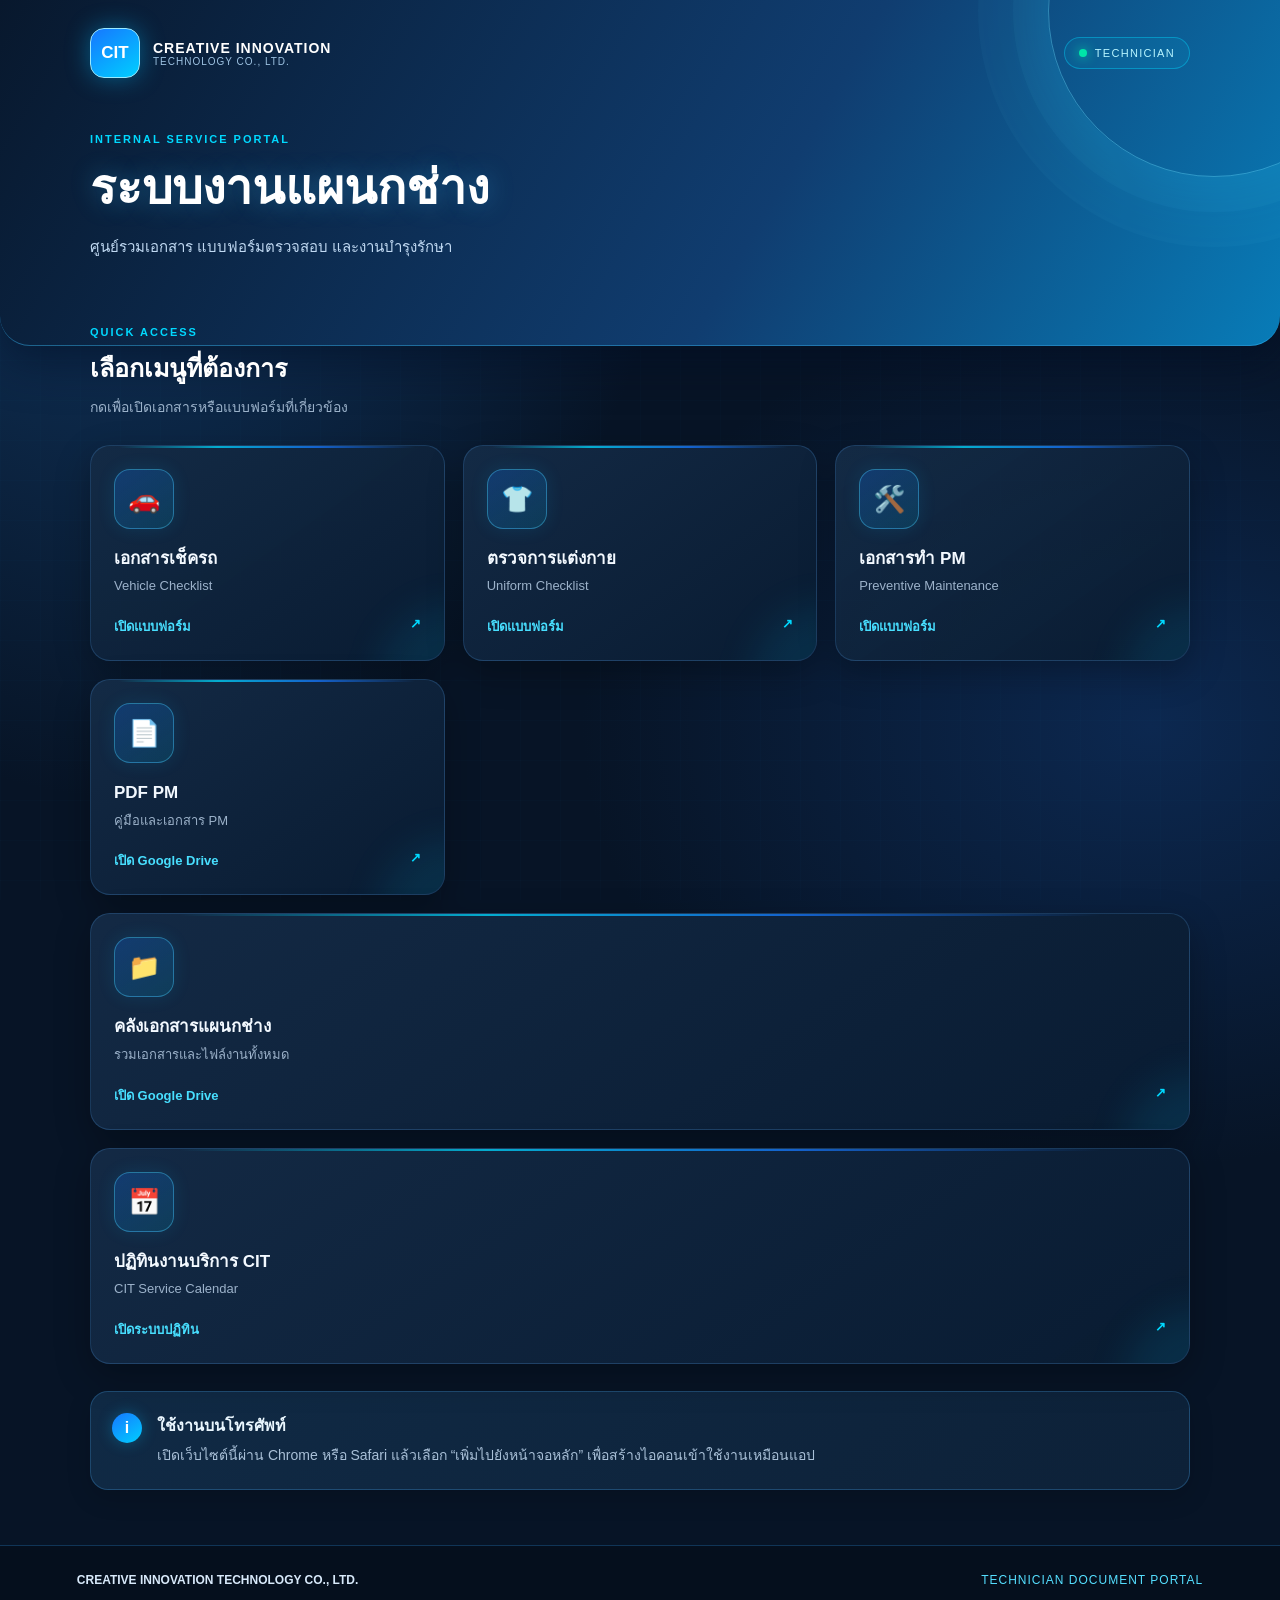
<file: index.html>
<!doctype html>
<html lang="th">
<head>
  <meta charset="utf-8">
  <meta name="viewport" content="width=device-width, initial-scale=1">
  <meta name="theme-color" content="#153d35">
  <meta name="description" content="ระบบเอกสารและตรวจสอบการปฏิบัติงานแผนกช่าง">
  <title>แผนกช่าง | CIT</title>
  <link rel="manifest" href="./manifest.webmanifest">
  <link rel="icon" href="./assets/icon-192.png">
  <link rel="apple-touch-icon" href="./assets/icon-192.png">
  <link rel="stylesheet" href="./style.css">
</head>
<body>
  <header class="hero">
    <div class="topline">
      <div class="brand">
        <div class="brand-mark" aria-label="CIT logo placeholder">CIT</div>
        <div><div class="brand-name">CREATIVE INNOVATION</div><div class="brand-sub">TECHNOLOGY CO., LTD.</div></div>
      </div>
      <span class="status"><i></i> TECHNICIAN</span>
    </div>
    <div class="hero-copy">
      <p class="eyebrow">INTERNAL SERVICE PORTAL</p>
      <h1>ระบบงานแผนกช่าง</h1>
      <p>ศูนย์รวมเอกสาร แบบฟอร์มตรวจสอบ และงานบำรุงรักษา</p>
    </div>
  </header>

  <main class="container">
    <section class="welcome">
      <div><span class="section-kicker">QUICK ACCESS</span><h2>เลือกเมนูที่ต้องการ</h2><p>กดเพื่อเปิดเอกสารหรือแบบฟอร์มที่เกี่ยวข้อง</p></div>
      <button id="installBtn" class="install-btn" hidden>＋ ติดตั้งบนมือถือ</button>
    </section>

    <section class="cards" aria-label="เมนูแผนกช่าง">
      <a class="card" href="https://docs.google.com/forms/d/e/1FAIpQLSeYTGTHUg_OSxv_eNnAuDgRADi4tAqFAxuSyDA4ZqBb2209Ow/viewform?usp=sharing&ouid=112341327912278868101" target="_blank" rel="noopener">
        <span class="icon icon-green">🚗</span><span class="card-title">เอกสารเช็ครถ</span><span class="card-desc">Vehicle Checklist</span><span class="card-foot">เปิดแบบฟอร์ม <b>↗</b></span>
      </a>

      <a class="card" href="https://docs.google.com/forms/d/e/1FAIpQLScoQ-vYuujusargwWVnCnw8kDaeKRem4leYNa9PkT_YniNaTA/viewform?usp=sharing&ouid=112341327912278868101" target="_blank" rel="noopener">
        <span class="icon icon-blue">👕</span><span class="card-title">ตรวจการแต่งกาย</span><span class="card-desc">Uniform Checklist</span><span class="card-foot">เปิดแบบฟอร์ม <b>↗</b></span>
      </a>

      <a class="card" href="https://docs.google.com/forms/d/e/1FAIpQLSds7ZZmtMvBXN-AFuH0RIVGrhw3p2vGXr4zHj_ggMARlRWL5A/viewform?usp=sharing" target="_blank" rel="noopener">
        <span class="icon icon-amber">🛠️</span><span class="card-title">เอกสารทำ PM</span><span class="card-desc">Preventive Maintenance</span><span class="card-foot">เปิดแบบฟอร์ม <b>↗</b></span>
      </a>

      <a class="card" href="https://drive.google.com/drive/folders/1Iu1eX9kAYmLXPEU52ql0tqyxAZVcmRX7?usp=drive_link" target="_blank" rel="noopener">
        <span class="icon icon-red">📄</span><span class="card-title">PDF PM</span><span class="card-desc">คู่มือและเอกสาร PM</span><span class="card-foot">เปิด Google Drive <b>↗</b></span>
      </a>

      <a class="card card-wide" href="https://drive.google.com/drive/folders/1tW5T13xAnEb-y6BBX1lzD8NepqSZha9x?usp=drive_link" target="_blank" rel="noopener">
        <span class="icon icon-dark">📁</span><span class="card-title">คลังเอกสารแผนกช่าง</span><span class="card-desc">รวมเอกสารและไฟล์งานทั้งหมด</span><span class="card-foot">เปิด Google Drive <b>↗</b></span>
      </a>

      <!-- เมนูใหม่: ปฏิทินงานบริการ CIT -->
      <a class="card card-wide" href="https://cit-service-calendar.netlify.app/" target="_blank" rel="noopener">
        <span class="icon icon-blue">📅</span>
        <span class="card-title">ปฏิทินงานบริการ CIT</span>
        <span class="card-desc">CIT Service Calendar</span>
        <span class="card-foot">เปิดระบบปฏิทิน <b>↗</b></span>
      </a>
    </section>

    <section class="help">
      <div class="help-icon">i</div><div><strong>ใช้งานบนโทรศัพท์</strong><p>เปิดเว็บไซต์นี้ผ่าน Chrome หรือ Safari แล้วเลือก “เพิ่มไปยังหน้าจอหลัก” เพื่อสร้างไอคอนเข้าใช้งานเหมือนแอป</p></div>
    </section>
  </main>

  <footer><strong>CREATIVE INNOVATION TECHNOLOGY CO., LTD.</strong><span>TECHNICIAN DOCUMENT PORTAL</span></footer>
  <script>
    let deferredPrompt;
    const installBtn = document.getElementById('installBtn');
    window.addEventListener('beforeinstallprompt', (event) => {
      event.preventDefault(); deferredPrompt = event; installBtn.hidden = false;
    });
    installBtn.addEventListener('click', async () => {
      if (!deferredPrompt) return;
      deferredPrompt.prompt(); await deferredPrompt.userChoice; deferredPrompt = null; installBtn.hidden = true;
    });
    if ('serviceWorker' in navigator && location.protocol.startsWith('http')) {
      window.addEventListener('load', () => navigator.serviceWorker.register('./sw.js').catch(console.warn));
    }
  </script>
</body>
</html>
</file>
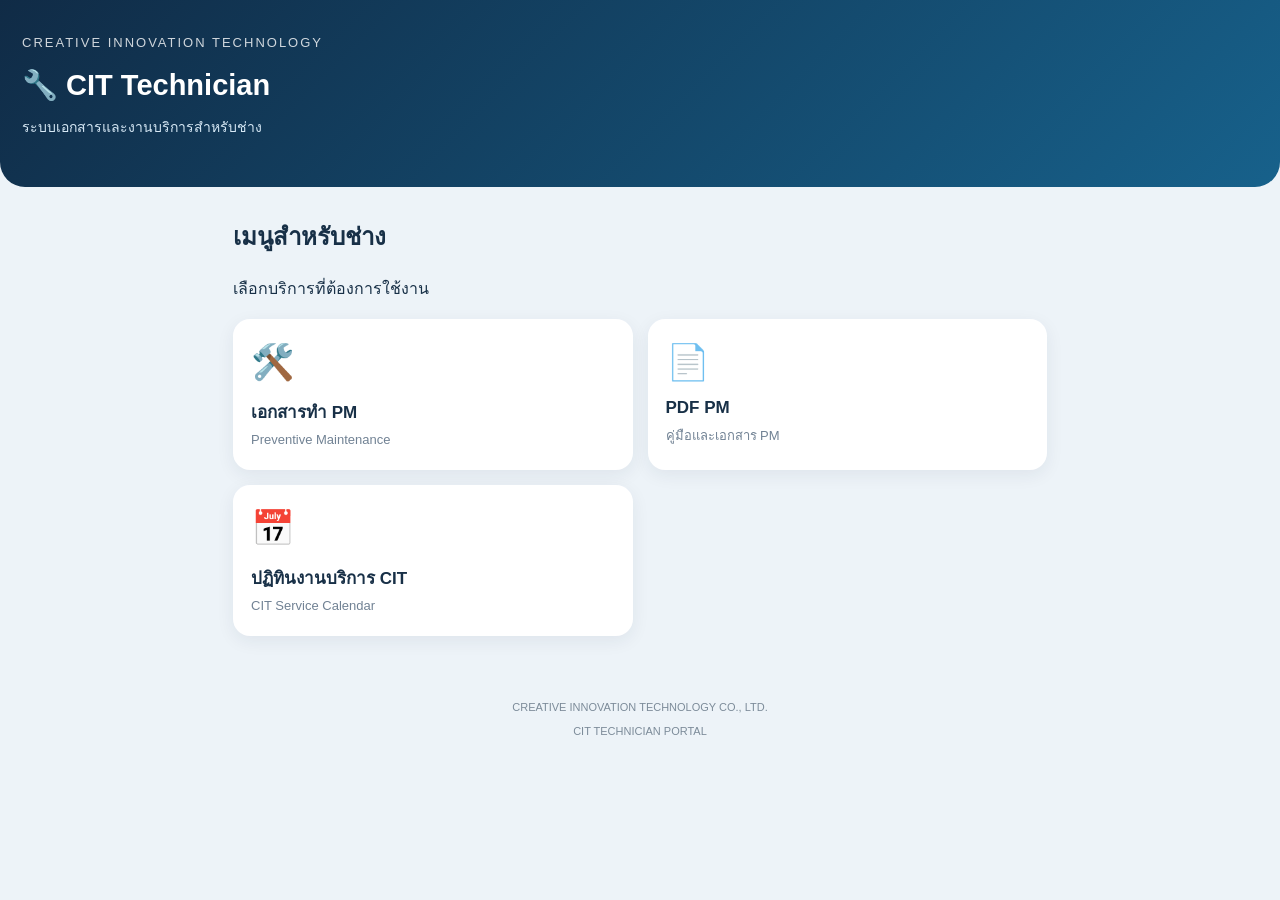
<file: technician/index.html>
<!DOCTYPE html>
<html lang="th">
<head>
<meta charset="UTF-8">
<meta name="viewport" content="width=device-width, initial-scale=1">
<meta name="theme-color" content="#102b46">
<meta name="description" content="ระบบเอกสารและงานบริการสำหรับช่าง CIT">
<title>CIT Technician</title>

<style>
* {
  box-sizing: border-box;
}

body {
  margin: 0;
  font-family: Arial, sans-serif;
  background: #edf3f8;
  color: #183047;
}

header {
  background: linear-gradient(135deg,#102b46,#17618b);
  color: white;
  padding: 35px 22px;
  border-radius: 0 0 25px 25px;
}

.brand {
  font-size: 13px;
  letter-spacing: 2px;
  opacity: .8;
}

h1 {
  margin: 18px 0 8px;
  font-size: 29px;
}

header p {
  color: #d6e8f5;
  font-size: 14px;
}

.container {
  max-width: 850px;
  margin: 30px auto;
  padding: 0 18px;
}

.section-title {
  margin-bottom: 18px;
}

.cards {
  display: grid;
  grid-template-columns: repeat(2,1fr);
  gap: 15px;
}

.card {
  background: white;
  padding: 23px 18px;
  border-radius: 17px;
  text-decoration: none;
  color: #183047;
  box-shadow: 0 5px 18px #18304712;
  transition: .2s;
}

.card:hover {
  transform: translateY(-4px);
  box-shadow: 0 9px 22px #18304720;
}

.icon {
  font-size: 35px;
  margin-bottom: 15px;
}

.card h2 {
  font-size: 17px;
  margin: 0 0 7px;
}

.card p {
  color: #718294;
  font-size: 13px;
  margin: 0;
}

footer {
  text-align: center;
  padding: 35px 15px;
  color: #7c8b99;
  font-size: 11px;
}

@media(max-width:550px) {
  .cards {
    grid-template-columns: 1fr;
  }
}
</style>
</head>

<body>

<header>
  <div class="brand">CREATIVE INNOVATION TECHNOLOGY</div>
  <h1>🔧 CIT Technician</h1>
  <p>ระบบเอกสารและงานบริการสำหรับช่าง</p>
</header>

<main class="container">

  <div class="section-title">
    <h2>เมนูสำหรับช่าง</h2>
    <p>เลือกบริการที่ต้องการใช้งาน</p>
  </div>

  <section class="cards">

    <a class="card"
       href="https://docs.google.com/forms/d/e/1FAIpQLSds7ZZmtMvBXN-AFuH0RIVGrhw3p2vGXr4zHj_ggMARlRWL5A/viewform?usp=sharing"
       target="_blank" rel="noopener">
      <div class="icon">🛠️</div>
      <h2>เอกสารทำ PM</h2>
      <p>Preventive Maintenance</p>
    </a>

    <a class="card"
       href="https://drive.google.com/drive/folders/1Iu1eX9kAYmLXPEU52ql0tqyxAZVcmRX7?usp=drive_link"
       target="_blank" rel="noopener">
      <div class="icon">📄</div>
      <h2>PDF PM</h2>
      <p>คู่มือและเอกสาร PM</p>
    </a>

    <a class="card"
       href="https://cit-service-calendar.netlify.app/"
       target="_blank" rel="noopener">
      <div class="icon">📅</div>
      <h2>ปฏิทินงานบริการ CIT</h2>
      <p>CIT Service Calendar</p>
    </a>

  </section>
</main>

<footer>
  CREATIVE INNOVATION TECHNOLOGY CO., LTD.
  <br><br>
  CIT TECHNICIAN PORTAL
</footer>

</body>
</html>
</file>
<file: style.css>
/* ==================================================
   CIT FUTURE PRO
   Premium Dark Technology Portal
   Version 2.0
================================================== */

:root {
  --bg: #071426;
  --bg-secondary: #0B1D33;
  --surface: #102943;
  --surface-light: #163653;

  --primary: #1677FF;
  --primary-dark: #0B4DA8;
  --cyan: #00D9FF;
  --cyan-light: #8CEEFF;

  --text: #F1F7FF;
  --muted: #9BB2CA;
  --border: rgba(91, 174, 255, .20);

  --success: #00E6A8;
  --white: #FFFFFF;

  --radius: 20px;
  --shadow: 0 12px 35px rgba(0, 0, 0, .28);
}

* {
  box-sizing: border-box;
}

html {
  scroll-behavior: smooth;
}

body {
  margin: 0;
  min-height: 100vh;
  font-family: "Noto Sans Thai", "Segoe UI", sans-serif;
  background:
    radial-gradient(ellipse at 10% 0%, #123C6A 0%, transparent 35%),
    radial-gradient(ellipse at 90% 45%, #0C2850 0%, transparent 35%),
    var(--bg);
  color: var(--text);
  overflow-x: hidden;
}

/* BACKGROUND TECHNOLOGY GRID */

body::before {
  content: "";
  position: fixed;
  inset: 0;
  pointer-events: none;
  z-index: 0;
  opacity: .35;
  background-image:
    linear-gradient(rgba(90,169,255,.055) 1px, transparent 1px),
    linear-gradient(90deg, rgba(90,169,255,.055) 1px, transparent 1px);
  background-size: 40px 40px;
}

body > * {
  position: relative;
  z-index: 1;
}

/* HEADER */

.hero {
  position: relative;
  overflow: hidden;
  background:
    linear-gradient(120deg, #08182D 0%, #103D70 60%, #087CB8 100%);
  color: var(--white);
  padding: 28px max(6%, calc((100% - 1100px) / 2)) 70px;
  border-radius: 0 0 30px 30px;
  border-bottom: 1px solid rgba(57,191,255,.45);
  box-shadow: 0 15px 45px rgba(0, 12, 35, .55);
}

/* Decorative Neon Circle */

.hero::after {
  content: "";
  position: absolute;
  width: 330px;
  height: 330px;
  right: -100px;
  top: -155px;
  border: 1px solid rgba(102,223,255,.4);
  border-radius: 50%;
  box-shadow:
    0 0 0 35px rgba(102,223,255,.045),
    0 0 0 70px rgba(102,223,255,.035),
    0 0 70px rgba(0,191,255,.18);
  pointer-events: none;
}

.topline {
  display: flex;
  justify-content: space-between;
  align-items: center;
  gap: 16px;
  position: relative;
  z-index: 2;
}

.brand {
  display: flex;
  align-items: center;
  gap: 13px;
}

.brand-mark {
  width: 50px;
  height: 50px;
  flex-shrink: 0;
  display: grid;
  place-items: center;
  background: linear-gradient(145deg, #1677FF, #00CFFF);
  color: white;
  font-weight: 900;
  font-size: 17px;
  border: 1px solid #9AEAFF;
  border-radius: 14px;
  box-shadow: 0 0 24px rgba(0,191,255,.4);
}

.brand-name {
  font-weight: 900;
  font-size: 14px;
  letter-spacing: 1px;
  color: white;
}

.brand-sub {
  font-size: 10px;
  opacity: .85;
  letter-spacing: 1px;
  color: #B8DFFF;
}

.status {
  display: inline-flex;
  align-items: center;
  border: 1px solid rgba(0,217,255,.4);
  background: rgba(0,217,255,.08);
  padding: 9px 14px;
  border-radius: 30px;
  font-size: 11px;
  letter-spacing: 1.3px;
  color: #B8F5FF;
  white-space: nowrap;
}

.status i {
  display: inline-block;
  width: 8px;
  height: 8px;
  background: var(--success);
  border-radius: 50%;
  margin-right: 8px;
  box-shadow: 0 0 12px var(--success);
}

.hero-copy {
  position: relative;
  z-index: 2;
  margin-top: 55px;
  max-width: 700px;
}

.eyebrow,
.section-kicker {
  font-size: 11px;
  letter-spacing: 2px;
  font-weight: 900;
}

.eyebrow {
  color: var(--cyan);
}

.hero h1 {
  font-size: clamp(30px, 5vw, 48px);
  font-weight: 900;
  margin: 12px 0;
  line-height: 1.3;
  text-shadow: 0 0 25px rgba(55,191,255,.35);
}

.hero-copy p:last-child {
  color: #C0D9F2;
  font-size: 15px;
  line-height: 1.7;
}

/* MAIN CONTAINER */

.container {
  width: min(1100px, 88%);
  margin: -24px auto 55px;
  position: relative;
  z-index: 2;
}

/* WELCOME */

.welcome {
  display: flex;
  justify-content: space-between;
  align-items: center;
  gap: 20px;
  margin-bottom: 27px;
}

.section-kicker {
  color: var(--cyan);
}

.welcome h2 {
  margin: 8px 0;
  font-size: 25px;
  font-weight: 800;
  color: white;
}

.welcome p {
  margin: 0;
  color: var(--muted);
  font-size: 14px;
}

/* INSTALL BUTTON */

.install-btn {
  border: 1px solid rgba(113,223,255,.55);
  background: linear-gradient(110deg, #1677FF, #00AFFF);
  color: white;
  border-radius: 13px;
  padding: 12px 18px;
  cursor: pointer;
  font-family: inherit;
  font-size: 13px;
  font-weight: 800;
  box-shadow: 0 0 22px rgba(22,139,255,.28);
  transition: .25s ease;
}

.install-btn:hover {
  transform: translateY(-2px);
  background: linear-gradient(110deg, #00AFFF, #00D9FF);
  box-shadow: 0 0 28px rgba(0,217,255,.4);
}

/* MENU GRID */

.cards {
  display: grid;
  grid-template-columns: repeat(3, minmax(0, 1fr));
  gap: 18px;
}

.card {
  position: relative;
  isolation: isolate;
  overflow: hidden;
  display: flex;
  flex-direction: column;
  min-height: 215px;
  padding: 23px;
  background: linear-gradient(145deg,
    rgba(20,43,70,.96),
    rgba(9,28,50,.98));
  border: 1px solid var(--border);
  border-radius: var(--radius);
  text-decoration: none;
  color: var(--text);
  box-shadow: var(--shadow);
  transition:
    transform .25s ease,
    box-shadow .25s ease,
    border-color .25s ease;
}

/* Neon top line */

.card::before {
  content: "";
  position: absolute;
  top: 0;
  left: 8%;
  width: 84%;
  height: 2px;
  background: linear-gradient(
    90deg,
    transparent,
    var(--cyan),
    var(--primary),
    transparent
  );
  opacity: .75;
  z-index: -1;
}

/* Glow decoration */

.card::after {
  content: "";
  position: absolute;
  width: 150px;
  height: 150px;
  right: -85px;
  bottom: -95px;
  border-radius: 50%;
  background: rgba(0,191,255,.10);
  filter: blur(18px);
  pointer-events: none;
  z-index: -1;
}

.card:hover {
  transform: translateY(-6px);
  border-color: rgba(0,217,255,.75);
  box-shadow:
    0 18px 40px rgba(0,0,0,.35),
    0 0 25px rgba(0,191,255,.16);
}

.card-wide {
  grid-column: span 3;
  min-height: 155px;
}

/* EMOJI ICONS - SAME SIZE */

.icon {
  width: 60px;
  height: 60px;
  min-width: 60px;
  min-height: 60px;
  flex-shrink: 0;
  display: flex;
  align-items: center;
  justify-content: center;
  box-sizing: border-box;
  border-radius: 17px;
  margin-bottom: 17px;
  font-size: 28px;
  line-height: 1;
  background: linear-gradient(
    145deg,
    rgba(22,119,255,.24),
    rgba(0,217,255,.12)
  );
  border: 1px solid rgba(71,207,255,.4);
  color: #7DEBFF;
  box-shadow: 0 0 18px rgba(0,191,255,.12);
}

/* Force all old icon classes to same design */

.icon-green,
.icon-blue,
.icon-amber,
.icon-red,
.icon-dark {
  background: linear-gradient(
    145deg,
    rgba(22,119,255,.24),
    rgba(0,217,255,.12)
  );
  border: 1px solid rgba(71,207,255,.4);
  color: #7DEBFF;
}

/* CARD TEXT */

.card-title {
  font-size: 17px;
  font-weight: 800;
  color: #F3F9FF;
  line-height: 1.5;
}

.card-desc {
  font-size: 13px;
  color: #9CB2CA;
  margin-top: 5px;
  line-height: 1.6;
}

.card-foot {
  margin-top: auto;
  padding-top: 19px;
  color: #48DFFF;
  font-size: 13px;
  font-weight: 800;
}

.card-foot b {
  float: right;
  color: var(--cyan);
}

/* HELP SECTION */

.help {
  display: flex;
  align-items: flex-start;
  gap: 15px;
  margin-top: 27px;
  padding: 21px;
  background: linear-gradient(135deg, #102A45, #0D2138);
  border: 1px solid rgba(61,140,203,.35);
  border-radius: 18px;
  color: var(--text);
  box-shadow: 0 8px 25px rgba(0,0,0,.15);
}

.help-icon {
  display: grid;
  place-items: center;
  width: 30px;
  height: 30px;
  flex-shrink: 0;
  background: linear-gradient(145deg, #1677FF, #00CFFF);
  color: white;
  border-radius: 50%;
  font-weight: 900;
  box-shadow: 0 0 15px rgba(0,191,255,.3);
}

.help strong {
  color: #EAF7FF;
}

.help p {
  margin: 5px 0 0;
  color: #A9C0D8;
  font-size: 14px;
  line-height: 1.8;
}

/* FOOTER */

footer {
  display: flex;
  justify-content: space-between;
  align-items: center;
  gap: 15px;
  padding: 27px 6%;
  background: #050F1D;
  border-top: 1px solid rgba(38,124,196,.35);
  color: #D8E9FA;
  font-size: 12px;
  flex-wrap: wrap;
}

footer strong {
  font-weight: 800;
}

footer span {
  color: #55DFFF;
  letter-spacing: 1px;
}

/* ACCESSIBILITY */

.card:focus-visible,
.install-btn:focus-visible {
  outline: 3px solid var(--cyan);
  outline-offset: 4px;
}

/* TABLET */

@media (max-width: 900px) {
  .container {
    width: 92%;
  }

  .cards {
    grid-template-columns: repeat(2, minmax(0, 1fr));
  }

  .card-wide {
    grid-column: span 2;
  }
}

/* MOBILE */

@media (max-width: 700px) {
  .hero {
    padding: 22px 6% 58px;
  }

  .hero-copy {
    margin-top: 42px;
  }

  .container {
    width: 90%;
    margin-top: -18px;
  }

  .welcome {
    align-items: flex-start;
    flex-direction: column;
    gap: 14px;
  }

  .welcome h2 {
    font-size: 22px;
  }

  .cards {
    grid-template-columns: repeat(2, minmax(0, 1fr));
    gap: 12px;
  }

  .card {
    padding: 17px;
    min-height: 205px;
    border-radius: 17px;
  }

  .card-wide {
    grid-column: span 2;
    min-height: 155px;
  }

  .icon {
    width: 54px;
    height: 54px;
    min-width: 54px;
    min-height: 54px;
    font-size: 25px;
    border-radius: 15px;
  }

  .card-title {
    font-size: 15px;
  }

  .card-desc {
    font-size: 12px;
  }

  .card-foot {
    font-size: 12px;
  }

  footer {
    flex-direction: column;
    align-items: flex-start;
    padding: 24px 6%;
  }
}

/* SMALL MOBILE */

@media (max-width: 380px) {
  .cards {
    grid-template-columns: 1fr;
  }

  .card-wide {
    grid-column: span 1;
  }

  .brand-name {
    font-size: 11px;
  }

  .brand-sub {
    font-size: 9px;
  }

  .status {
    font-size: 9px;
    padding: 7px 9px;
  }

  .hero h1 {
    font-size: 29px;
  }
}

/* REDUCE MOTION */

@media (prefers-reduced-motion: reduce) {
  *,
  *::before,
  *::after {
    scroll-behavior: auto !important;
    transition-duration: .01ms !important;
    animation-duration: .01ms !important;
  }
}

/* =====================================
   CIT FUTURE PRO - FORCE ICON SIZE
   ===================================== */

.cards .card .icon {
  display: inline-flex !important;

  width: 60px !important;
  height: 60px !important;

  min-width: 60px !important;
  min-height: 60px !important;

  max-width: 60px !important;
  max-height: 60px !important;

  flex: 0 0 60px !important;
  aspect-ratio: 1 / 1 !important;

  align-items: center !important;
  justify-content: center !important;
  align-self: flex-start !important;

  padding: 0 !important;
  margin: 0 0 17px 0 !important;

  box-sizing: border-box !important;
  overflow: hidden !important;

  font-family:
    "Apple Color Emoji",
    "Segoe UI Emoji",
    "Noto Color Emoji",
    sans-serif !important;

  font-size: 26px !important;
  line-height: 1 !important;
  text-align: center !important;

  border-radius: 16px !important;
}

/* ทุกสีใช้กรอบแบบเดียวกัน */
.cards .card .icon-green,
.cards .card .icon-blue,
.cards .card .icon-amber,
.cards .card .icon-red,
.cards .card .icon-dark {
  width: 60px !important;
  height: 60px !important;
  flex: 0 0 60px !important;
  padding: 0 !important;
  display: inline-flex !important;
  align-items: center !important;
  justify-content: center !important;
}

@media (max-width: 700px) {
  .cards .card .icon {
    width: 54px !important;
    height: 54px !important;
    min-width: 54px !important;
    min-height: 54px !important;
    max-width: 54px !important;
    max-height: 54px !important;
    flex: 0 0 54px !important;
    font-size: 24px !important;
  }
}
</file>
